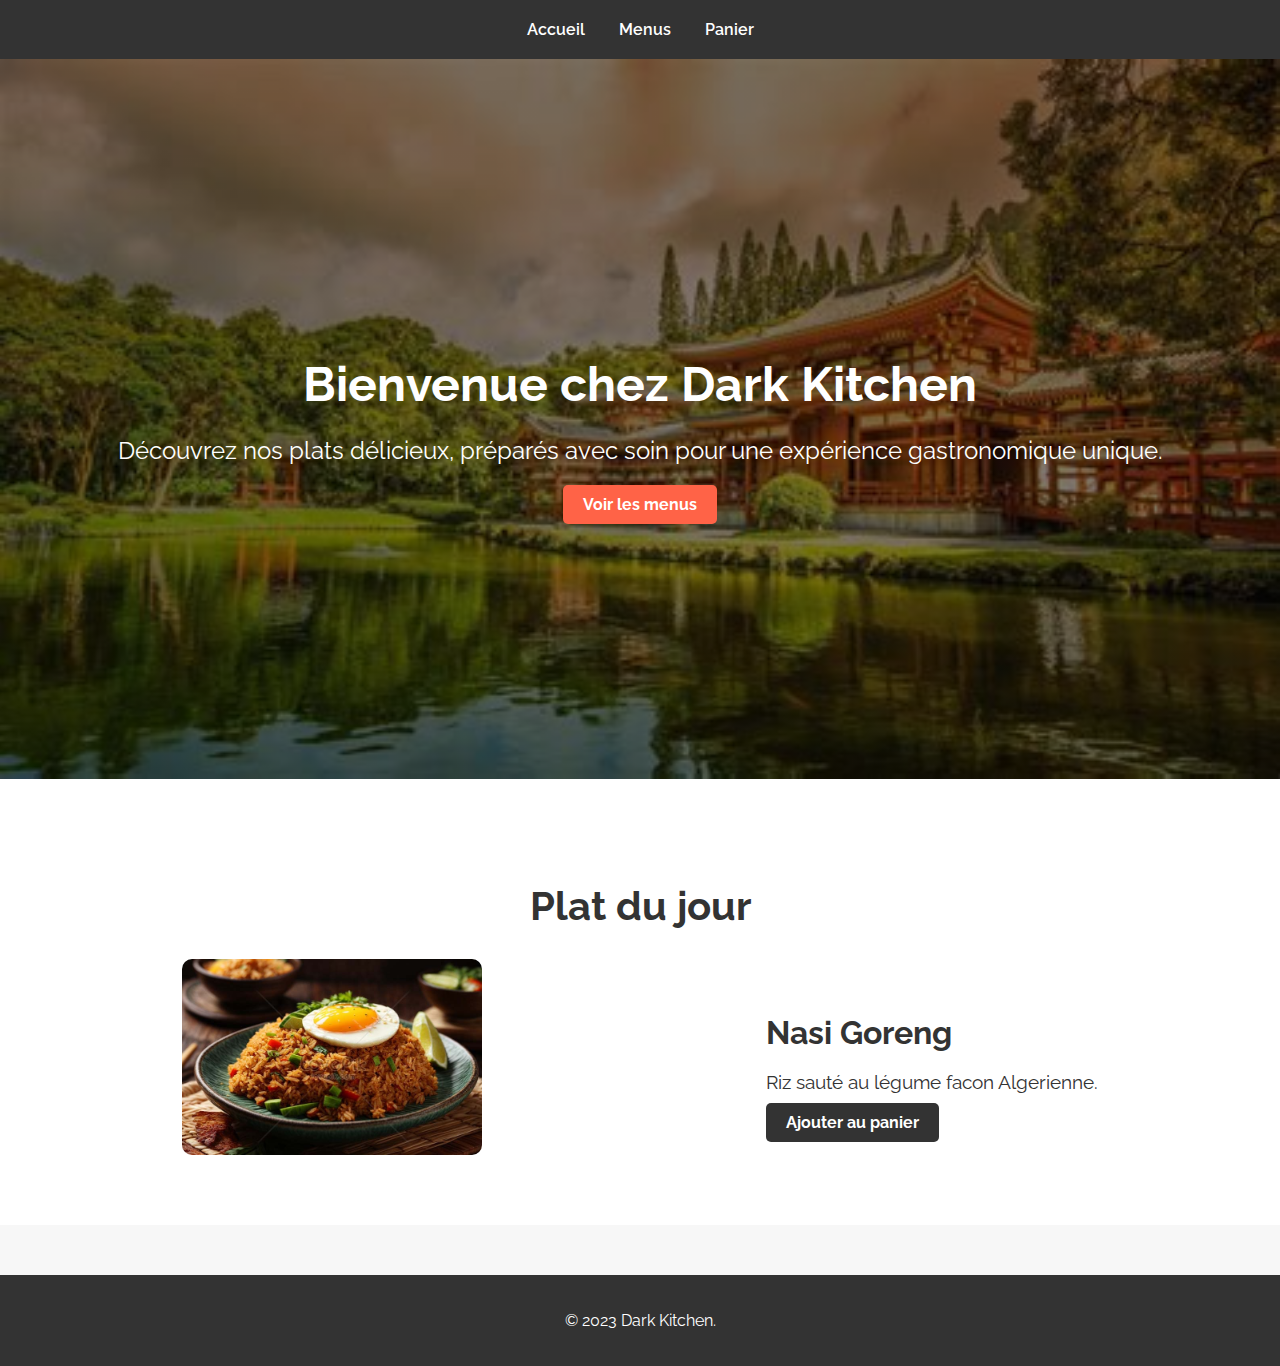
<file: Index.html>
<!DOCTYPE html>
<html lang="fr">
<head>
    <meta charset="UTF-8">
    <meta name="viewport" content="width=device-width, initial-scale=1.0">
    <title>Dark Kitchen - Accueil</title>
    <link rel="stylesheet" href="css/style.css">
    <link rel="preconnect" href="https://fonts.googleapis.com">
    <link rel="preconnect" href="https://fonts.gstatic.com" crossorigin>
    <link href="https://fonts.googleapis.com/css2?family=Raleway:wght@300;600&display=swap" rel="stylesheet">
</head>
<body>
    <header>
        <nav>
            <ul>
                <li><a href="index.html">Accueil</a></li>
                <li><a href="pages/menu.html">Menus</a></li>
                <li><a href="pages/panier.html">Panier</a></li>
            </ul>
        </nav>
    </header>

    <section class="hero">
        <div class="hero-content">
            <h1>Bienvenue chez Dark Kitchen</h1>
            <p>Découvrez nos plats délicieux, préparés avec soin pour une expérience gastronomique unique.</p>
            <a href="pages/menu.html" class="btn-primary">Voir les menus</a>
        </div>
    </section>

    <section class="featured-dish">
        <div class="container">
            <h2>Plat du jour</h2>
            <div class="dish">
                <img src="images/nazi_goreng.jpg" alt="Plat du jour">
                <div class="dish-details">
                    <h3>Nasi Goreng</h3>
                    <p>Riz sauté au légume facon Algerienne.</p>
                    <a href="pages/menu.html" class="btn-secondary">Ajouter au panier</a>
                </div>
            </div>
        </div>
    </section>

    <footer>
        <p>&copy; 2023 Dark Kitchen.</p>
    </footer>
</body>
</html>
</file>
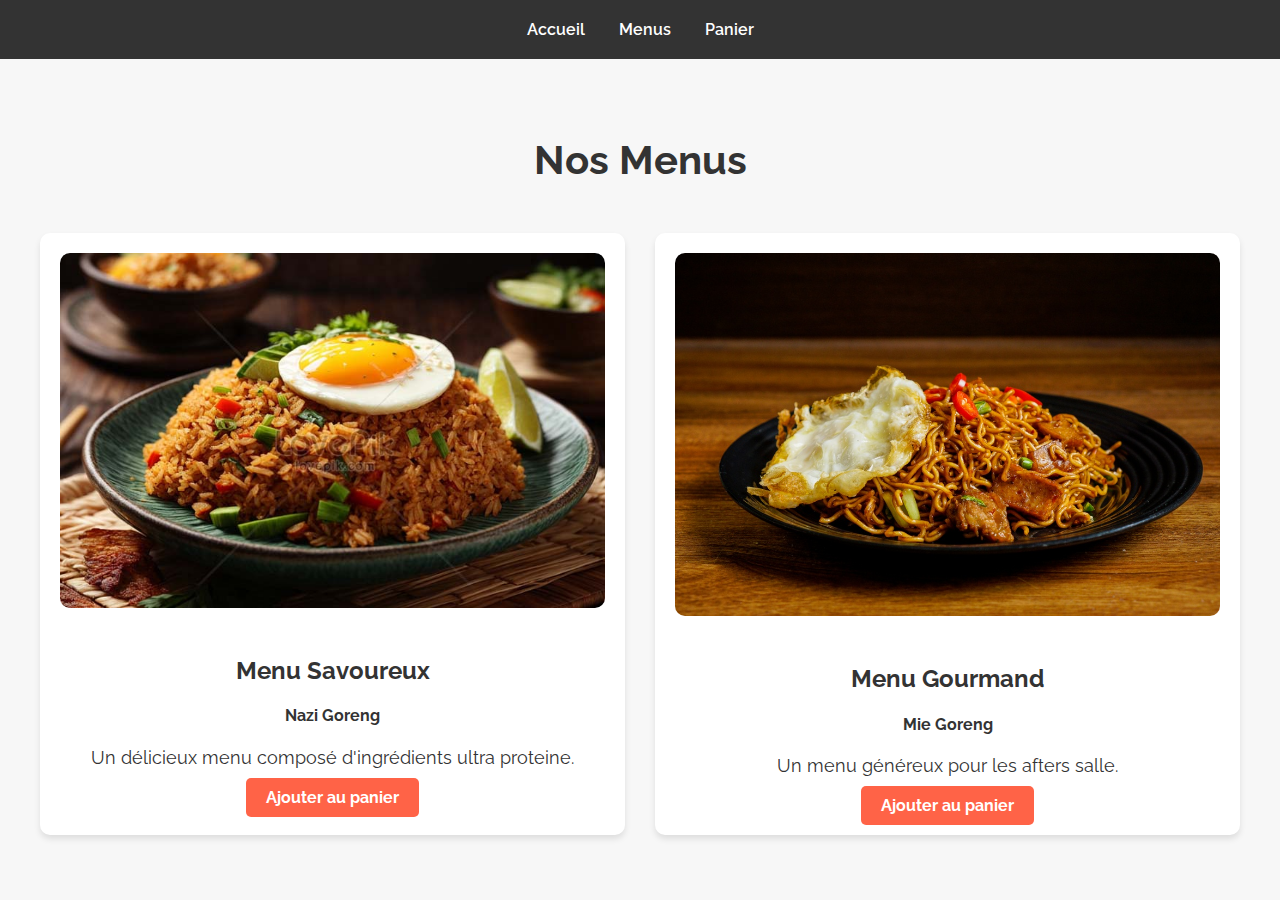
<file: pages/menu.html>
<!DOCTYPE html>
<html lang="fr">
<head>
    <meta charset="UTF-8">
    <meta name="viewport" content="width=device-width, initial-scale=1.0">
    <title>Dark Kitchen - Menus</title>
    <link rel="stylesheet" href="../css/menu.css">
    <link rel="preconnect" href="https://fonts.googleapis.com">
    <link rel="preconnect" href="https://fonts.gstatic.com" crossorigin>
    <link href="https://fonts.googleapis.com/css2?family=Raleway:wght@300;600&display=swap" rel="stylesheet">
</head>
<body>
    <header>
        <nav>
            <ul>
                <li><a href="../index.html">Accueil</a></li>
                <li><a href="menu.html">Menus</a></li>
                <li><a href="panier.html">Panier</a></li>
            </ul>
        </nav>
    </header>

    <section class="menu-section">
        <div class="container">
            <h1>Nos Menus</h1>
            <div class="menu-grid">
                <div class="menu-item">
                    <img src="../images/nazi_goreng.jpg" alt="Menu 1">
                    <h3>Menu Savoureux</h3>
                    <h4>Nazi Goreng</h4>
                    <p>Un délicieux menu composé d'ingrédients ultra proteine.</p>
                    <a href="panier.html" class="btn-primary">Ajouter au panier</a>
                </div>
                <div class="menu-item">
                    <img src="../images/mie_goreng.jpg" alt="Menu 2">
                    <h3>Menu Gourmand</h3>
                    <h4>Mie Goreng</h4>
                    <p>Un menu généreux pour les afters salle.</p>
                    <a href="panier.html" class="btn-primary">Ajouter au panier</a>
                </div>
    
            </div>
        </div>
    </section>
</body>
</html>
</file>
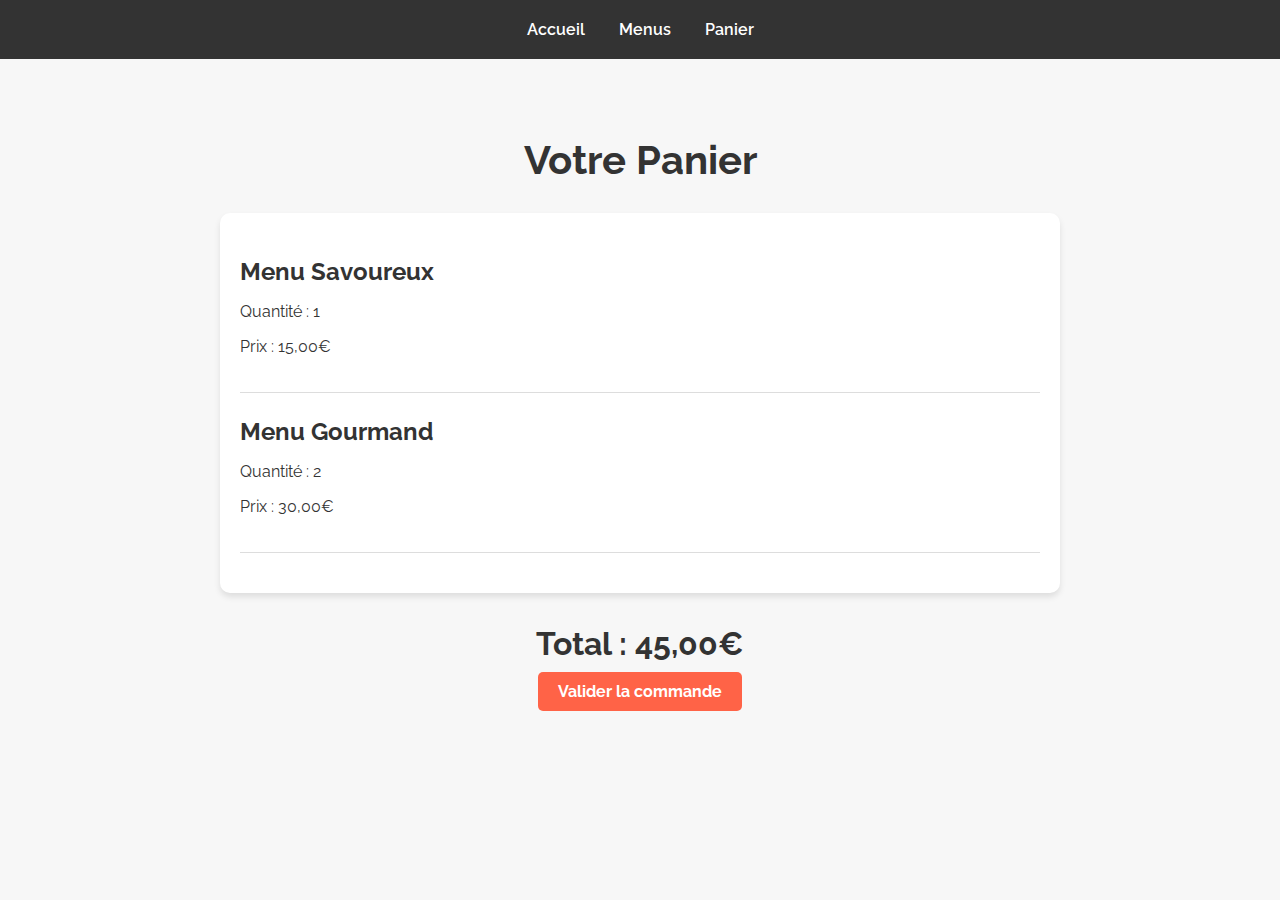
<file: pages/panier.html>
<!DOCTYPE html>
<html lang="fr">
<head>
    <meta charset="UTF-8">
    <meta name="viewport" content="width=device-width, initial-scale=1.0">
    <title>Dark Kitchen - Panier</title>
    <link rel="stylesheet" href="../css/panier.css">
    <link rel="preconnect" href="https://fonts.googleapis.com">
    <link rel="preconnect" href="https://fonts.gstatic.com" crossorigin>
    <link href="https://fonts.googleapis.com/css2?family=Raleway:wght@300;600&display=swap" rel="stylesheet">
</head>
<body>
    <header>
        <nav>
            <ul>
                <li><a href="../index.html">Accueil</a></li>
                <li><a href="menu.html">Menus</a></li>
                <li><a href="panier.html">Panier</a></li>
            </ul>
        </nav>
    </header>

    <section class="cart-section">
        <div class="container">
            <h1>Votre Panier</h1>
            <div class="cart-items">
                <div class="cart-item">
                    <h3>Menu Savoureux</h3>
                    <p>Quantité : 1</p>
                    <p>Prix : 15,00€</p>
                </div>
                <div class="cart-item">
                    <h3>Menu Gourmand</h3>
                    <p>Quantité : 2</p>
                    <p>Prix : 30,00€</p>
                </div>
            </div>

            <div class="cart-total">
                <h3>Total : 45,00€</h3>
                <a href="#" class="btn-primary">Valider la commande</a>
            </div>
        </div>
    </section>
</body>
</html>
</file>
<file: css/style.css>
body {
    font-family: 'Raleway', sans-serif;
    margin: 0;
    padding: 0;
    background-color: #f7f7f7;
    color: #333;
}

header {
    background-color: #333;
    padding: 20px;
    text-align: center;
}

nav ul {
    list-style: none;
    margin: 0;
    padding: 0;
}

nav ul li {
    display: inline;
    margin: 0 15px;
}

nav ul li a {
    color: white;
    text-decoration: none;
    font-weight: 600;
}

.hero {
    background-image: linear-gradient(rgba(0, 0, 0, 0.5), rgba(0, 0, 0, 0.5)), url('../images/th.jpg');
    background-size: cover;
    background-position: center;
    height: 80vh;
    display: flex;
    justify-content: center;
    align-items: center;
    color: #f7f7f7;
    text-align: center;
}

.hero-content h1 {
    color: white;
    font-size: 3rem;
    margin-bottom: 20px;
}

.hero-content p {
    color: white;
    font-size: 1.5rem;
    margin-bottom: 30px;
}

.btn-primary {
    background-color: #ff6347;
    color: white;
    padding: 10px 20px;
    text-decoration: none;
    border-radius: 5px;
    font-weight: bold;
    transition: background-color 0.3s ease;
}

.btn-primary:hover {
    background-color: #e55340;
}

.container {
    max-width: 1200px;
    margin: 0 auto;
    padding: 20px;
}

.featured-dish {
    padding: 50px 0;
    background-color: white;
}

.featured-dish h2 {
    text-align: center;
    font-size: 2.5rem;
    margin-bottom: 30px;
}

.dish {
    display: flex;
    justify-content: space-around;
    align-items: center;
    margin-top: 20px;
}

.dish img {
    max-width: 300px;
    border-radius: 10px;
}

.dish-details {
    max-width: 500px;
    text-align: left;
}

.dish-details h3 {
    font-size: 2rem;
    margin-bottom: 15px;
}

.dish-details p {
    font-size: 1.2rem;
    margin-bottom: 20px;
}

.btn-secondary {
    background-color: #333;
    color: white;
    padding: 10px 20px;
    text-decoration: none;
    border-radius: 5px;
    font-weight: bold;
    transition: background-color 0.3s ease;
}

.btn-secondary:hover {
    background-color: #555;
}

footer {
    background-color: #333;
    color: white;
    text-align: center;
    padding: 20px 0;
    margin-top: 50px;
}
</file>
<file: css/menu.css>
body {
    font-family: 'Raleway', sans-serif;
    margin: 0;
    padding: 0;
    background-color: #f7f7f7;
    color: #333;
}

header {
    background-color: #333;
    padding: 20px;
    text-align: center;
}

nav ul {
    list-style: none;
    margin: 0;
    padding: 0;
}

nav ul li {
    display: inline;
    margin: 0 15px;
}

nav ul li a {
    color: white;
    text-decoration: none;
    font-weight: 600;
}

.menu-section {
    padding: 50px 0;
}

.menu-section h1 {
    text-align: center;
    font-size: 2.5rem;
    margin-bottom: 50px;
}

.menu-grid {
    display: grid;
    grid-template-columns: repeat(auto-fit, minmax(250px, 1fr));
    gap: 30px;
    max-width: 1200px;
    margin: 0 auto;
}

.menu-item {
    background-color: white;
    border-radius: 10px;
    padding: 20px;
    text-align: center;
    box-shadow: 0 4px 6px rgba(0, 0, 0, 0.1);
    transition: transform 0.3s ease, box-shadow 0.3s ease;
}

.menu-item:hover {
    transform: translateY(-10px);
    box-shadow: 0 6px 10px rgba(0, 0, 0, 0.15);
}

.menu-item img {
    max-width: 100%;
    border-radius: 10px;
    margin-bottom: 20px;
}

.menu-item h3 {
    font-size: 1.5rem;
    margin-bottom: 10px;
}

.menu-item p {
    font-size: 1.1rem;
    margin-bottom: 20px;
}

.btn-primary {
    background-color: #ff6347;
    color: white;
    padding: 10px 20px;
    text-decoration: none;
    border-radius: 5px;
    font-weight: bold;
    transition: background-color 0.3s ease;
}

.btn-primary:hover {
    background-color: #e55340;
}
</file>
<file: css/panier.css>
body {
    font-family: 'Raleway', sans-serif;
    margin: 0;
    padding: 0;
    background-color: #f7f7f7;
    color: #333;
}

header {
    background-color: #333;
    padding: 20px;
    text-align: center;
}

nav ul {
    list-style: none;
    margin: 0;
    padding: 0;
}

nav ul li {
    display: inline;
    margin: 0 15px;
}

nav ul li a {
    color: white;
    text-decoration: none;
    font-weight: 600;
}

.cart-section {
    padding: 50px 0;
}

.cart-section h1 {
    text-align: center;
    font-size: 2.5rem;
    margin-bottom: 30px;
}

.cart-items {
    max-width: 800px;
    margin: 0 auto;
    padding: 20px;
    background-color: white;
    border-radius: 10px;
    box-shadow: 0 4px 6px rgba(0, 0, 0, 0.1);
}

.cart-item {
    margin-bottom: 20px;
    padding-bottom: 20px;
    border-bottom: 1px solid #ddd;
}

.cart-item h3 {
    font-size: 1.5rem;
    margin-bottom: 10px;
}

.cart-total {
    text-align: center;
    margin-top: 30px;
}

.cart-total h3 {
    font-size: 2rem;
    margin-bottom: 20px;
}

.btn-primary {
    background-color: #ff6347;
    color: white;
    padding: 10px 20px;
    text-decoration: none;
    border-radius: 5px;
    font-weight: bold;
    transition: background-color 0.3s ease;
}

.btn-primary:hover {
    background-color: #e55340;
}
</file>
